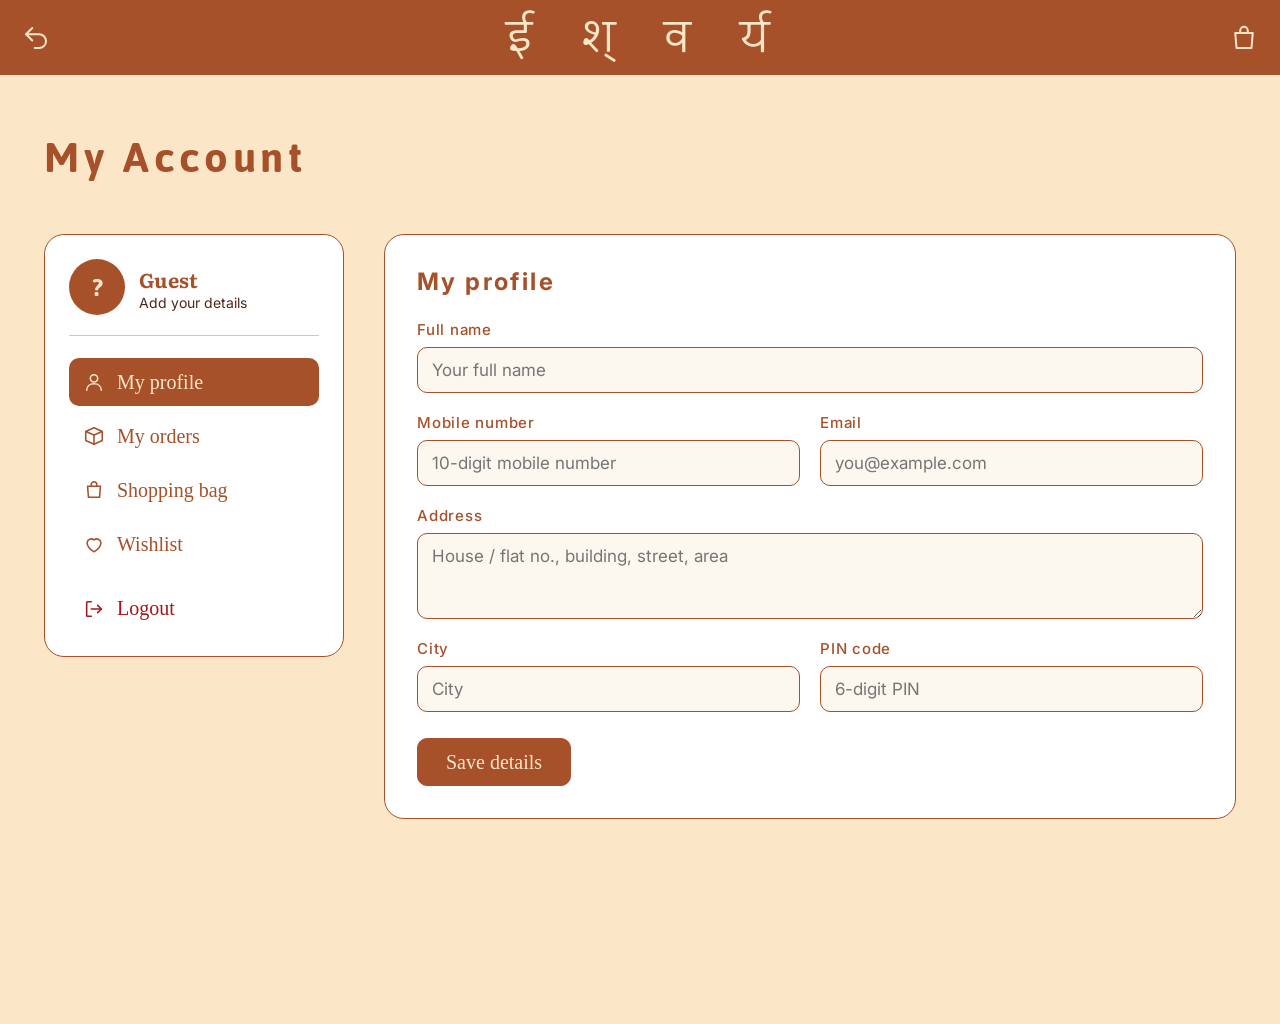
<file: account.html>
<!DOCTYPE html>
<html lang="en">

<head>
    <meta charset="UTF-8" />
    <meta name="viewport" content="width=device-width, initial-scale=1" />
    <title>My account | Ishavarya</title>
    <link rel="preconnect" href="https://fonts.googleapis.com" />
    <link rel="preconnect" href="https://fonts.gstatic.com" crossorigin />
    <link href="https://fonts.googleapis.com/css2?family=Inter:wght@400;500;700&family=Jaldi:wght@400;700&family=Literata:wght@500;700&display=swap" rel="stylesheet" />
    <link rel="stylesheet" href="style.css" />
</head>

<body class="about-page">
    <header class="about-bar">
        <a class="about-bar__back" href="index.html" aria-label="Back to home">
            <svg viewBox="0 0 24 24" width="30" height="30" fill="none" stroke="currentColor" stroke-width="1.6" stroke-linecap="round" stroke-linejoin="round"><path d="M9 14 4 9l5-5"/><path d="M4 9h10.500a5.500 5.500 0 0 1 0 11H11"/></svg>
        </a>
        <a class="about-bar__brand" href="index.html">ई&nbsp;&nbsp; श्&nbsp;&nbsp; व&nbsp;&nbsp; र्य</a>
        <a class="about-bar__link" href="cart.html" aria-label="Shopping bag">
            <svg viewBox="0 0 24 24" width="30" height="30" fill="none" stroke="currentColor" stroke-width="1.6" stroke-linecap="round" stroke-linejoin="round"><path d="M5 8h14l-1 12H6L5 8Z"/><path d="M9 8V6a3 3 0 0 1 6 0v2"/></svg>
            <span class="cart-count" data-cart-count hidden>0</span>
        </a>
    </header>

    <main class="page">
        <h1 class="page__title">My Account</h1>

        <div class="account">
            <!-- Menu -->
            <aside class="account__menu" aria-label="Account menu">
                <div class="account__who">
                    <span class="account__avatar" id="avatar" aria-hidden="true">?</span>
                    <div>
                        <p class="account__name" id="who-name">Guest</p>
                        <p class="account__sub" id="who-sub">Add your details</p>
                    </div>
                </div>

                <nav>
                    <a href="#profile" data-panel="profile">
                        <svg viewBox="0 0 24 24" width="22" height="22" fill="none" stroke="currentColor" stroke-width="1.7" stroke-linecap="round"><circle cx="12" cy="8" r="4"/><path d="M4 21c0-4.400 3.600-7 8-7s8 2.600 8 7"/></svg> My profile
                    </a>
                    <a href="#orders" data-panel="orders">
                        <svg viewBox="0 0 24 24" width="22" height="22" fill="none" stroke="currentColor" stroke-width="1.7" stroke-linecap="round" stroke-linejoin="round"><path d="M3 7l9-4 9 4-9 4-9-4Z"/><path d="M3 7v10l9 4 9-4V7"/><path d="M12 11v10"/></svg>                        My orders
                    </a>
                    <a href="cart.html">
                        <svg viewBox="0 0 24 24" width="22" height="22" fill="none" stroke="currentColor" stroke-width="1.7" stroke-linecap="round" stroke-linejoin="round"><path d="M5 8h14l-1 12H6L5 8Z"/><path d="M9 8V6a3 3 0 0 1 6 0v2"/></svg> Shopping
                        bag
                        <span class="account__pill" data-cart-count hidden>0</span>
                    </a>
                    <a href="#wishlist" data-panel="wishlist">
                        <svg viewBox="0 0 24 24" width="22" height="22" fill="none" stroke="currentColor" stroke-width="1.7" stroke-linejoin="round"><path d="M12 20.500s-7.500-4.600-7.500-10A4.500 4.500 0 0 1 12 7.600a4.500 4.500 0 0 1 7.500 2.900c0 5.400-7.500 10-7.500 10Z"/></svg>                        Wishlist
                    </a>
                    <button type="button" id="logout">
            <svg viewBox="0 0 24 24" width="22" height="22" fill="none" stroke="currentColor" stroke-width="1.7" stroke-linecap="round" stroke-linejoin="round"><path d="M9 4H5a1 1 0 0 0-1 1v14a1 1 0 0 0 1 1h4"/><path d="M16 8l4 4-4 4"/><path d="M20 12H9"/></svg>
            Logout
          </button>
                </nav>
            </aside>

            <!-- Panels -->
            <div class="account__panels">
                <section class="panel" id="profile" aria-labelledby="profile-title">
                    <h2 id="profile-title">My profile</h2>
                    <form id="profile-form" class="form" novalidate>
                        <div class="form__grid">
                            <label class="field field--wide">
                <span>Full name</span>
                <input type="text" name="name" autocomplete="name" placeholder="Your full name" required />
              </label>
                            <label class="field">
                <span>Mobile number</span>
                <input type="tel" name="phone" autocomplete="tel" inputmode="tel" placeholder="10-digit mobile number" />
              </label>
                            <label class="field">
                <span>Email</span>
                <input type="email" name="email" autocomplete="email" placeholder="you@example.com" />
              </label>
                            <label class="field field--wide">
                <span>Address</span>
                <textarea name="address" rows="3" autocomplete="street-address" placeholder="House / flat no., building, street, area"></textarea>
              </label>
                            <label class="field">
                <span>City</span>
                <input type="text" name="city" autocomplete="address-level2" placeholder="City" />
              </label>
                            <label class="field">
                <span>PIN code</span>
                <input type="text" name="pin" autocomplete="postal-code" inputmode="numeric" maxlength="6" placeholder="6-digit PIN" />
              </label>
                        </div>
                        <div class="form__actions">
                            <button type="submit" class="btn">Save details</button>
                            <p class="form__status" id="profile-status" role="status"></p>
                        </div>
                    </form>
                </section>

                <section class="panel" id="orders" aria-labelledby="orders-title" hidden>
                    <h2 id="orders-title">My orders</h2>
                    <div id="orders-list"></div>
                </section>

                <section class="panel" id="wishlist" aria-labelledby="wishlist-title" hidden>
                    <h2 id="wishlist-title">Wishlist</h2>
                    <div id="wishlist-list"></div>
                </section>
            </div>
        </div>
    </main>

    <script src="site.js"></script>
    <script src="account.js"></script>
</body>

</html>
</file>
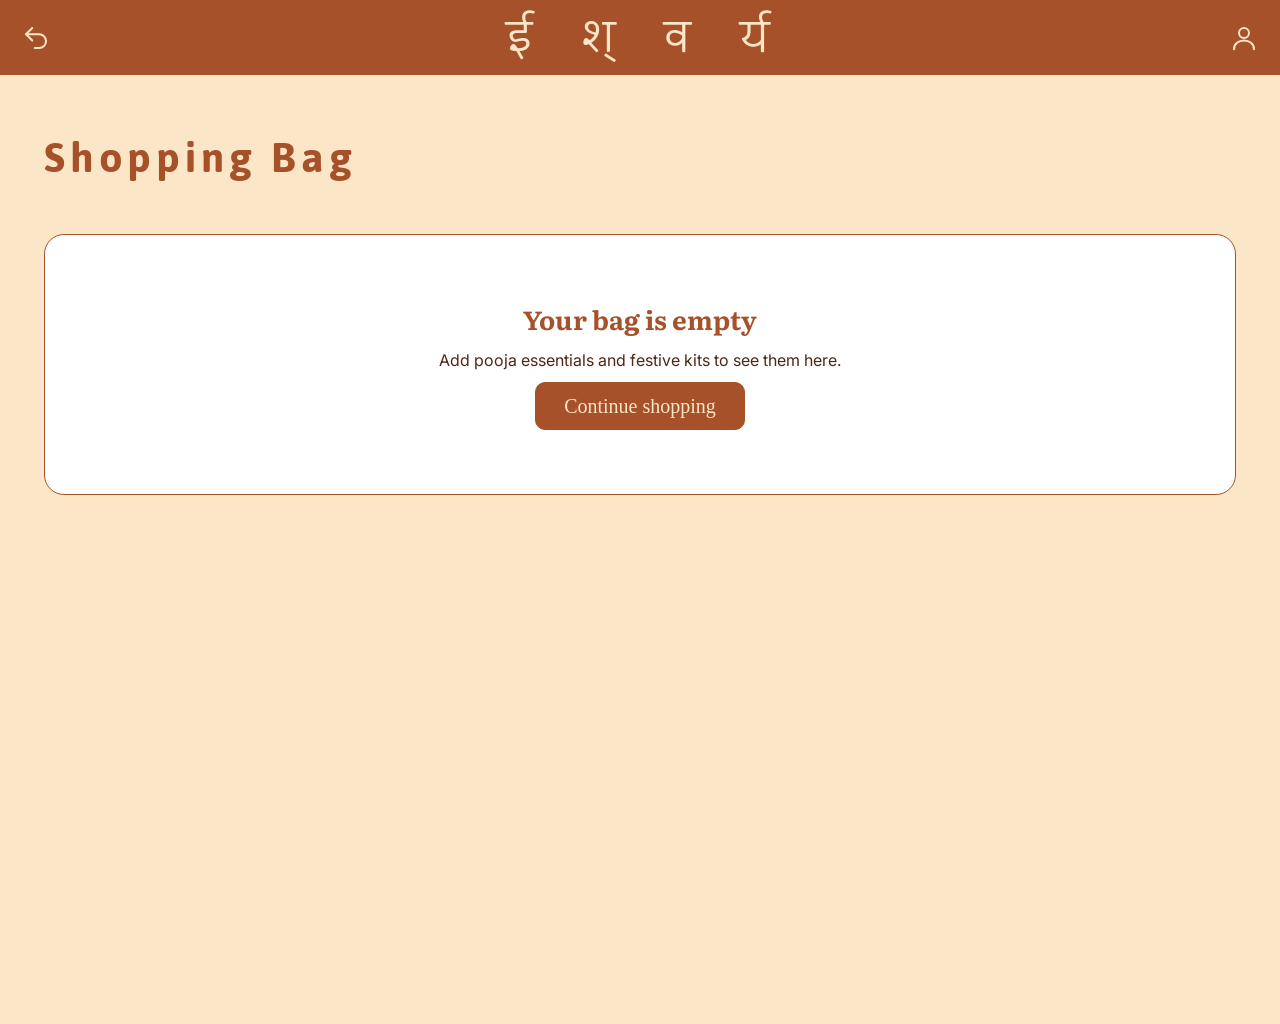
<file: cart.html>
<!DOCTYPE html>
<html lang="en">

<head>
    <meta charset="UTF-8" />
    <meta name="viewport" content="width=device-width, initial-scale=1" />
    <title>Shopping bag | Ishavarya</title>
    <link rel="preconnect" href="https://fonts.googleapis.com" />
    <link rel="preconnect" href="https://fonts.gstatic.com" crossorigin />
    <link href="https://fonts.googleapis.com/css2?family=Inter:wght@400;500;700&family=Jaldi:wght@400;700&family=Literata:wght@500;700&display=swap" rel="stylesheet" />
    <link rel="stylesheet" href="style.css" />
</head>

<body class="about-page">
    <header class="about-bar">
        <a class="about-bar__back" href="index.html" aria-label="Back to home">
            <svg viewBox="0 0 24 24" width="30" height="30" fill="none" stroke="currentColor" stroke-width="1.6" stroke-linecap="round" stroke-linejoin="round"><path d="M9 14 4 9l5-5"/><path d="M4 9h10.500a5.500 5.500 0 0 1 0 11H11"/></svg>
        </a>
        <a class="about-bar__brand" href="index.html">ई&nbsp;&nbsp; श्&nbsp;&nbsp; व&nbsp;&nbsp; र्य</a>
        <a class="about-bar__link" href="account.html" aria-label="My account">
            <svg viewBox="0 0 24 24" width="30" height="30" fill="none" stroke="currentColor" stroke-width="1.6" stroke-linecap="round"><circle cx="12" cy="8" r="4"/><path d="M4 21c0-4.400 3.600-7 8-7s8 2.600 8 7"/></svg>
        </a>
    </header>

    <main class="page">
        <h1 class="page__title">Shopping Bag</h1>

        <div class="bag-empty" id="bag-empty" hidden>
            <p class="bag-empty__title">Your bag is empty</p>
            <p>Add pooja essentials and festive kits to see them here.</p>
            <a class="btn" href="index.html#products">Continue shopping</a>
        </div>

        <div class="bag" id="bag-content" hidden>
            <ul class="bag__list" id="bag-list"></ul>

            <aside class="bag__summary" aria-labelledby="summary-title">
                <h2 id="summary-title">Order summary</h2>
                <dl>
                    <div><dt>Items</dt>
                        <dd id="sum-count">0</dd>
                    </div>
                    <div><dt>Subtotal</dt>
                        <dd id="sum-subtotal">₹0</dd>
                    </div>
                    <div class="is-total"><dt>Total</dt>
                        <dd id="sum-total">₹0</dd>
                    </div>
                </dl>
                <button type="button" class="btn btn--block" id="checkout-btn">Proceed to checkout</button>
                <a class="bag__continue" href="index.html#products">Continue shopping</a>
            </aside>
        </div>
    </main>

    <dialog class="dialog" id="checkout">
        <form method="dialog" class="dialog__body" id="checkout-form">
            <h2>Checkout</h2>

            <section>
                <h3>Deliver to</h3>
                <div id="checkout-address"></div>
            </section>

            <section>
                <h3>Order total</h3>
                <p class="dialog__total" id="checkout-total">₹0</p>
                <p class="dialog__note">Payment is not connected yet. Placing an order saves it to My orders in this browser.</p>
            </section>

            <div class="dialog__actions">
                <button type="button" class="btn btn--ghost" id="checkout-cancel">Back to bag</button>
                <button type="submit" class="btn" id="place-order" value="place">Place order</button>
            </div>
        </form>
    </dialog>

    <script src="site.js"></script>
    <script src="cart.js"></script>
</body>

</html>
</file>
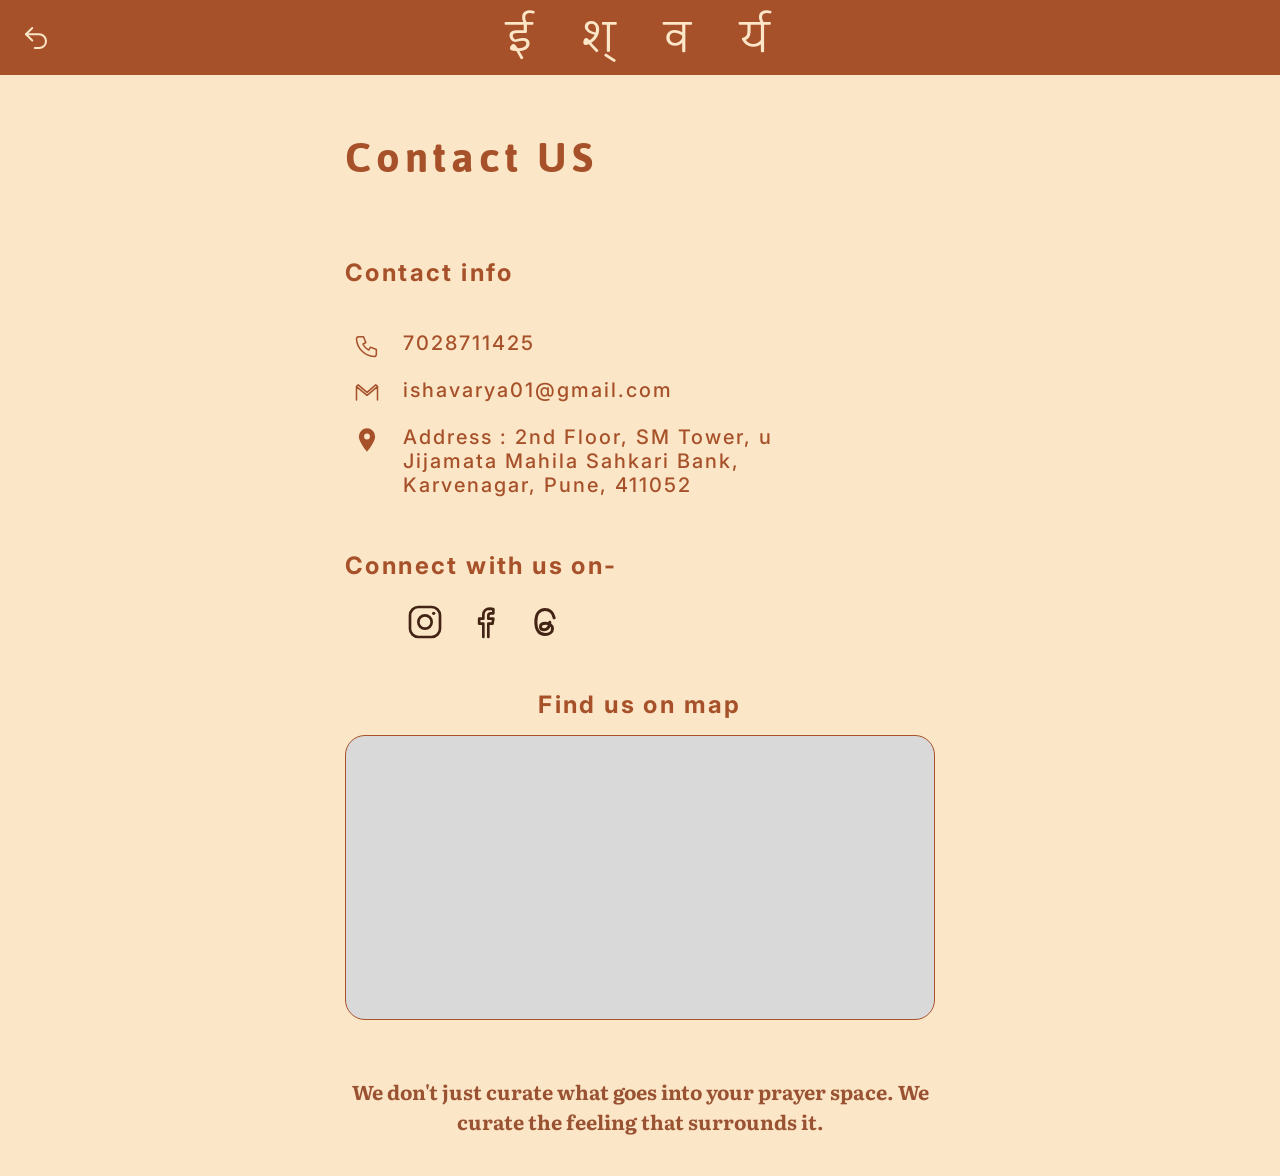
<file: contact.html>
<!DOCTYPE html>
<html lang="en">

<head>
    <meta charset="UTF-8" />
    <meta name="viewport" content="width=device-width, initial-scale=1" />
    <title>Contact us | Ishavarya</title>
    <link rel="preconnect" href="https://fonts.googleapis.com" />
    <link rel="preconnect" href="https://fonts.gstatic.com" crossorigin />
    <link href="https://fonts.googleapis.com/css2?family=Inter:wght@400;500;700&family=Jaldi:wght@400;700&family=Literata:wght@700&display=swap" rel="stylesheet" />
    <link rel="stylesheet" href="style.css" />
</head>

<body class="about-page">
    <header class="about-bar">
        <a class="about-bar__back" href="index.html" aria-label="Back to home">
            <svg viewBox="0 0 24 24" width="30" height="30" fill="none" stroke="currentColor" stroke-width="1.6" stroke-linecap="round" stroke-linejoin="round"><path d="M9 14 4 9l5-5"/><path d="M4 9h10.500a5.500 5.500 0 0 1 0 11H11"/></svg>
        </a>
        <a class="about-bar__brand" href="index.html">ई&nbsp;&nbsp; श्&nbsp;&nbsp; व&nbsp;&nbsp; र्य</a>
    </header>

    <main class="contact">
        <h1 class="contact__title">Contact US</h1>

        <section class="contact__info" aria-labelledby="info-title">
            <h2 id="info-title">Contact info</h2>
            <ul class="contact__list">
                <li>
                    <svg viewBox="0 0 24 24" width="28" height="28" fill="none" stroke="currentColor" stroke-width="1.3" stroke-linecap="round" stroke-linejoin="round" aria-hidden="true"><path d="M5 4h4l2 5-2.500 1.500a11 11 0 0 0 5 5L15 13l5 2v4a2 2 0 0 1-2 2A16 16 0 0 1 3 6a2 2 0 0 1 2-2Z"/></svg>
                    <a href="tel:+917028711425">7028711425</a>
                </li>
                <li>
                    <svg viewBox="0 0 24 24" width="28" height="28" fill="none" stroke="currentColor" stroke-width="1.3" stroke-linecap="round" stroke-linejoin="round" aria-hidden="true"><path d="M3 18V6.500L12 14l9-7.500V18"/><path d="M3 6.500 4.500 5 12 11.500 19.500 5 21 6.500"/></svg>
                    <a href="mailto:ishavarya01@gmail.com">ishavarya01@gmail.com</a>
                </li>
                <li>
                    <svg viewBox="0 0 24 24" width="28" height="28" fill="currentColor" aria-hidden="true"><path d="M12 2a7 7 0 0 0-7 7c0 5 7 13 7 13s7-8 7-13a7 7 0 0 0-7-7Zm0 9.500A2.500 2.500 0 1 1 12 6.500a2.500 2.500 0 0 1 0 5Z"/></svg>
                    <address>Address : 2nd Floor, SM Tower, u Jijamata Mahila Sahkari Bank, Karvenagar, Pune, 411052</address>
                </li>
            </ul>
        </section>

        <section class="contact__social" aria-labelledby="social-title">
            <h2 id="social-title">Connect with us on-</h2>
            <div class="contact__icons">
                <a href="https://www.instagram.com/ishavarya_com?exln=MTFydWxuaTV6NjkxNg%3D%3D&utm_source=qr" aria-label="Instagram"><svg viewBox="0 0 24 24" fill="none" stroke="currentColor" stroke-width="1.6"><rect x="3" y="3" width="18" height="18" rx="5"/><circle cx="12" cy="12" r="4"/><circle cx="17.200" cy="6.800" r="1" fill="currentColor" stroke="none"/></svg></a>
                <a href="https://www.facebook.com/share/1A1czptqS3/?mibextid=wwXIfr" aria-label="Facebook"><svg viewBox="0 0 24 24" fill="none" stroke="currentColor" stroke-width="1.6" stroke-linecap="round" stroke-linejoin="round"><path d="M14 21v-8h2.500l.5-3h-3V8.200c0-.9.3-1.400 1.600-1.400H17V4.200A20 20 0 0 0 14.800 4C12.700 4 11 5.300 11 7.800V10H8.500v3H11v8"/></svg></a>
                <a href="https://www.threads.com/@ishavarya_com" aria-label="Threads"><svg viewBox="0 0 24 24" fill="none" stroke="currentColor" stroke-width="1.8" stroke-linecap="round"><path d="M17.500 9.500C16.800 6.400 14.800 4.500 12 4.500c-3.400 0-5.500 2.600-5.500 7.500s2.100 7.500 5.500 7.500c2.600 0 4.500-1.400 4.500-3.500 0-2.200-2-3.200-4.200-3.200-1.800 0-3 .8-3 2 0 1.100 1 1.800 2.300 1.800 2 0 3.100-1.600 3.300-4.500"/></svg></a>
            </div>
        </section>

        <section class="contact__map" aria-labelledby="map-title">
            <h2 id="map-title">Find us on map</h2>
            <div class="contact__map-card">
                <iframe title="Ishavarya location on Google Maps" src="https://www.google.com/maps?q=SM+Tower+Jijamata+Mahila+Sahkari+Bank+Karvenagar+Pune+411052&output=embed" loading="lazy" referrerpolicy="no-referrer-when-downgrade" allowfullscreen></iframe>
            </div>
        </section>

        <p class="contact__tagline">We don't just curate what goes into your prayer space. We curate the feeling that surrounds it.</p>
    </main>
</body>

</html>
</file>
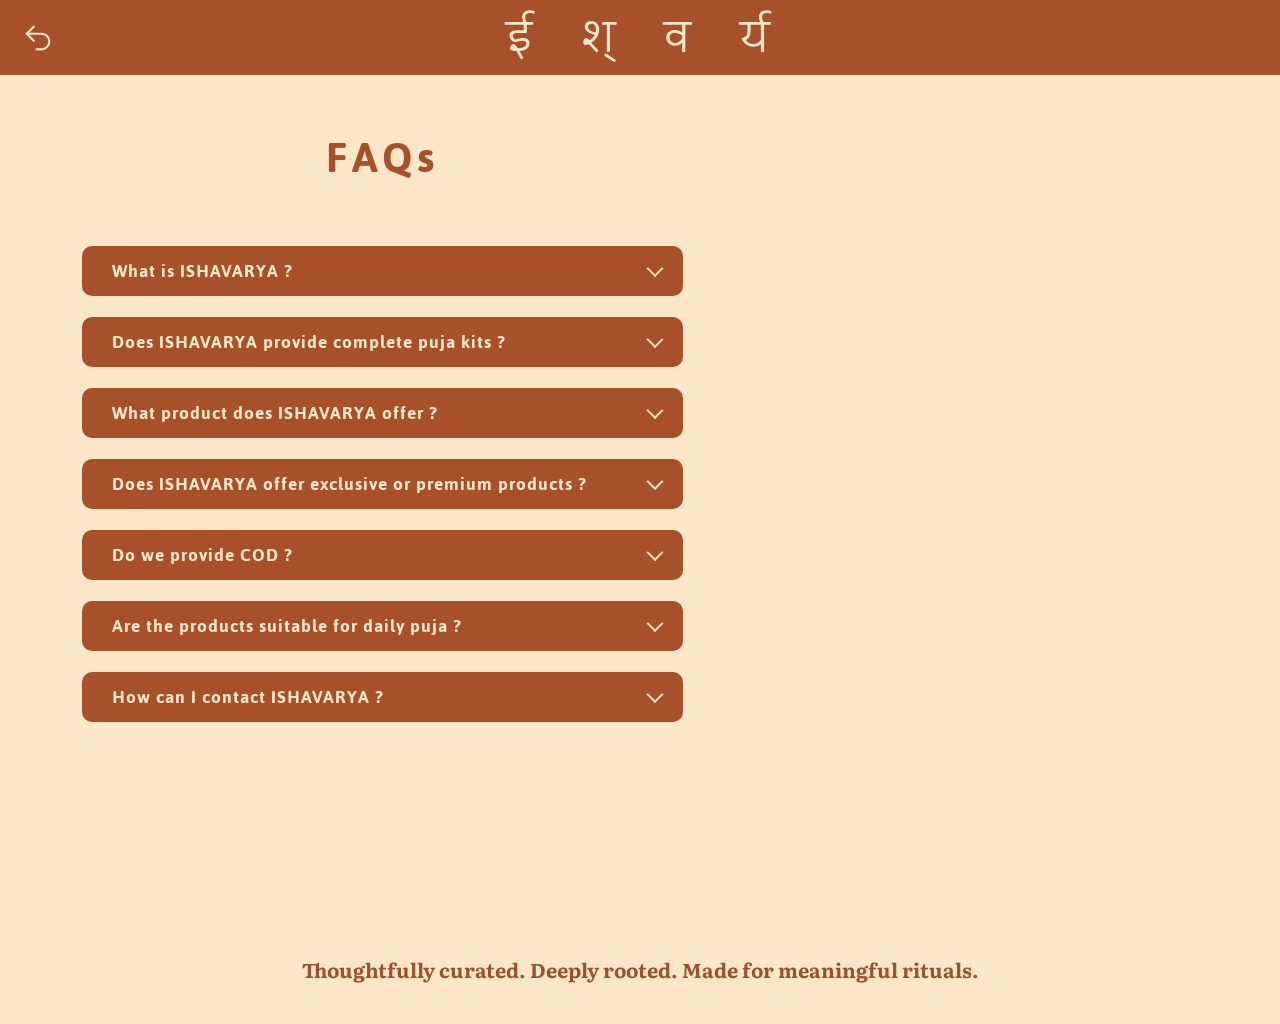
<file: Faq.html>
<!DOCTYPE html>
<html lang="en">

<head>
    <meta charset="UTF-8" />
    <meta name="viewport" content="width=device-width, initial-scale=1" />
    <title>FAQs | Ishavarya</title>
    <link rel="preconnect" href="https://fonts.googleapis.com" />
    <link rel="preconnect" href="https://fonts.gstatic.com" crossorigin />
    <link href="https://fonts.googleapis.com/css2?family=Inter:wght@400;500;700&family=Jaldi:wght@400;700&family=Literata:wght@700&display=swap" rel="stylesheet" />
    <link rel="stylesheet" href="style.css" />
</head>

<body class="about-page">
    <header class="about-bar">
        <a class="about-bar__back" href="index.html" aria-label="Back to home">
            <svg viewBox="0 0 24 24" width="34" height="34" fill="none" stroke="currentColor" stroke-width="1.5" stroke-linecap="round" stroke-linejoin="round"><path d="M9 14 4 9l5-5"/><path d="M4 9h10.500a5.500 5.500 0 0 1 0 11H11"/></svg>
        </a>
        <a class="about-bar__brand" href="index.html">ई&nbsp;&nbsp; श्&nbsp;&nbsp; व&nbsp;&nbsp; र्य</a>
    </header>

    <main class="faqs">
        <h1 class="faqs__title">FAQs</h1>

        <div class="faqs__list">
            <details class="faq-item" name="faq">
                <summary>What is ISHAVARYA ?</summary>
                <div class="faq-item__answer">
                    <p>Ishavarya.com is a one-stop destination for curated festive and prayer-specific items for the household. We make shopping for puja and wedding essentials simpler for Indian families, while empowering local artisans and preserving cultural
                        heritage.</p>
                </div>
            </details>

            <details class="faq-item" name="faq">
                <summary>Does ISHAVARYA provide complete puja kits ?</summary>
                <div class="faq-item__answer">
                    <p>Yes. We offer festive kits such as Tulsi Pujan, Lakshmi Pujan, Govardhan Pujan and Dhanteras, so you get what you need for the occasion in one place. You can find them under Diwali Special Kits on the home page.</p>
                </div>
            </details>

            <details class="faq-item" name="faq">
                <summary>What product does ISHAVARYA offer ?</summary>
                <div class="faq-item__answer">
                    <p>Our range covers pooja essentials such as diya, aarti book, kalava, swastika, ghee-baati, dhup, haldi, kumkum, zadu, ubtan and bukka, along with curated festive kits.</p>
                </div>
            </details>

            <details class="faq-item" name="faq">
                <summary>Does ISHAVARYA offer exclusive or premium products ?</summary>
                <div class="faq-item__answer">
                    <p>Yes. Our Exclusive kits section brings together thoughtfully curated sets for special occasions. Visit it from the menu at the top of the home page.</p>
                </div>
            </details>

            <details class="faq-item" name="faq">
                <summary>Do we provide COD ?</summary>
                <div class="faq-item__answer">
                    <p>Details about Cash on Delivery are coming soon. Please contact us if you have a question about payment options.</p>
                </div>
            </details>

            <details class="faq-item" name="faq">
                <summary>Are the products suitable for daily puja ?</summary>
                <div class="faq-item__answer">
                    <p>Yes. Items like diya, dhup, kumkum, haldi, kalava and ghee-baati are everyday puja essentials, and you can order them whenever you need them.</p>
                </div>
            </details>

            <details class="faq-item" name="faq">
                <summary>How can I contact ISHAVARYA ?</summary>
                <div class="faq-item__answer">
                    <p>Call us on <a href="tel:+917028711425">7028711425</a> or email <a href="mailto:ishavarya01@gmail.com">ishavarya01@gmail.com</a>. You can also visit us at 2nd Floor, SM Tower, Jijamata Mahila Sahkari Bank, Karvenagar, Pune, 411052.
                        See the <a href="contact.html">Contact us</a> page for more.</p>
                </div>
            </details>
        </div>

        <p class="faqs__tagline">Thoughtfully curated. Deeply rooted. Made for meaningful rituals.</p>
    </main>
</body>

</html>
</file>
<file: style.css>
:root {
    --brown: #a6512a;
    --cream: #fbe6c7;
    --cream-light: #fdf8ef;
    --peach: #ffdabc;
    --red: #a21717;
    --serif: "Jacques Francois", serif;
}

* {
    box-sizing: border-box;
    margin: 0;
    padding: 0;
}

body {
    font-family: "Inter", sans-serif;
    background: #fff;
}


/* Hero: 1440 x 1024 in the design */

.hero {
    position: relative;
    /* min-height: 1024px;
    min-height: max(100vh, 1024px); */
    min-height: 75vh;
    display: flex;
    flex-direction: column;
    align-items: center;
    gap: 12px;
    padding-bottom: 27px;
    background: url("./images/Ayodhyavisyual.png") center / cover no-repeat;
}

.banner {
    width: 100%;
    height: 108px;
    background: var(--brown);
    display: flex;
    flex-direction: column;
    align-items: center;
    justify-content: center;
    text-align: center;
}

.banner__welcome {
    font-size: 22px;
    font-weight: 400;
    color: #fff;
    margin-bottom: -4px;
}

.banner__title {
    font-family: var(--serif);
    font-size: 38px;
    font-weight: 400;
    color: var(--peach);
}

.nav {
    width: calc(100% - 34px);
    max-width: 1406px;
    height: 99px;
    background: var(--cream);
    border-radius: 21px;
    display: flex;
    align-items: center;
    padding: 0 16px;
    gap: 31px;
}

.nav__logo img {
    margin-left: 10px;
    height: 50px;
    width: 30px;
}

.nav__links {
    display: flex;
    gap: 12px;
    align-items: center;
}

.nav__links a {
    font-family: var(--serif);
    font-size: 20px;
    color: var(--brown);
    text-decoration: none;
    height: 36px;
    padding: 0 15px 0 16px;
    display: flex;
    align-items: center;
    border: 1px solid var(--brown);
    border-radius: 10px;
    white-space: nowrap;
    transition: background 0.2s, color 0.2s;
}

.nav__links a:hover {
    background: var(--brown);
    color: var(--cream);
}

.nav__actions {
    margin-left: auto;
    display: flex;
    align-items: center;
    gap: 20px;
    padding-right: 24px;
    color: var(--brown);
}


/* Ensure the search form container handles absolute placement */

.nav__actions .search {
    padding: 8px;
    display: flex;
    align-items: center;
    position: relative;
}


/* Style the search input field and give left padding for the absolute icon */

.nav__actions .search input {
    width: 130px;
    height: 36px;
    padding: 0 10px 0 32px;
    /* Fixed spacing without the accidental space */
    /* border: 1px solid var(--brown); */
    border-radius: 18px;
    background: transparent;
    color: var(--brown);
    font-size: 14px;
    outline: none;
}


/* Position the search icon button absolutely inside the left side of the input */

.nav__actions .search button {
    position: absolute;
    left: 8px;
    background: none;
    border: 0;
    color: var(--brown);
    cursor: pointer;
    display: flex;
    align-items: center;
    justify-content: space-between;
    padding: 0;
}


/* Match button styling to account and bag links */

.nav__actions .nav__icon {
    background: none;
    border: 0;
    color: var(--brown);
    cursor: pointer;
    display: flex;
    align-items: center;
    justify-content: center;
    padding: 0;
    text-decoration: none;
}


/* Force SVGs to render at uniform icon size */

.nav__actions svg {
    width: 28px;
    height: 28px;
    display: block;
}

.nav__actions button:hover,
.nav__actions .nav__icon:hover {
    opacity: 0.8;
}

.badge {
    margin-top: auto;
    width: 614.5px;
    max-width: calc(100% - 32px);
    height: 66px;
    background: var(--cream-light);
    border-radius: 22px;
    border: 1px solid var(--brown);
    display: grid;
    place-items: center;
    font-family: var(--serif);
    font-size: 40px;
    color: var(--red);
    text-decoration: none;
    white-space: nowrap;
}

@media (max-width: 1100px) {
    .nav {
        flex-wrap: wrap;
        height: auto;
        padding: 12px 16px;
        gap: 12px;
    }
    .nav__links {
        flex-wrap: wrap;
        order: 3;
        width: 100%;
    }
    .nav__actions {
        padding-right: 0;
    }
}

.banner__title {
    font-size: 36px;
}

.badge {
    font-size: 28px;
}


/* ---------- Shared tokens ---------- */

:root {
    --tan: #dba689;
    --placeholder: #d9d9d9;
    --dark-brown: #422314;
    --maroon: #771b1b;
    --literata: "Literata", serif;
    --line-seed: "LINE Seed JP", sans-serif;
}


/* ---------- Festival kits ---------- */

.festivals {
    background: var(--tan);
    /* background: url("./images2/diwali_illustration.png"); */
    padding: 120px 24px;
}

.festivals__grid {
    max-width: 1069px;
    margin: 0 auto;
    display: grid;
    grid-template-columns: repeat(2, 432px);
    justify-content: space-between;
    gap: 74px 0;
}

.festival {
    display: block;
    height: 565px;
    background: var(--cream);
    border-radius: 17px;
    text-decoration: none;
    color: #fff;
    overflow: hidden;
    box-shadow: 4px 6px 8px rgba(0, 0, 0, 0.25);
    transition: transform 0.2s ease, box-shadow 0.2s ease;
    /* opacity: 0.5; */
}


/* .festival:first-child {
    display: block;
    height: 565px;
    background: var(--cream);
    border-radius: 17px;
    text-decoration: none;
    color: #fff;
    overflow: hidden;
    box-shadow: 4px 6px 8px rgba(0, 0, 0, 0.25);
    transition: transform 0.2s ease, box-shadow 0.2s ease;
    opacity: 1;
} */

.festival:hover {
    transform: translateY(-4px);
    box-shadow: 6px 10px 14px rgba(0, 0, 0, 0.3);
}

.festival__title {
    height: 118px;
    background: var(--brown);
    display: flex;
    flex-direction: column;
    align-items: center;
    justify-content: center;
    font-family: var(--literata);
    font-weight: 500;
    text-align: center;
    line-height: 1.15;
    gap: 7px;
}

.festival__title .en {
    font-size: 35px;
    color: rgb(249, 233, 210);
}

.festival__title .en[id="1"] {
    font-size: 32px;
    color: white;
}

.festival__title .hi {
    font-size: 26px;
    color: rgb(249, 233, 210);
}

.festival__title .hi[id="1"] {
    font-size: 32px;
    color: white;
}

.festival__img {
    height: 399px;
    margin: 27px 26px 0;
    border-radius: 17px;
    background: var(--placeholder);
    overflow: hidden;
    opacity: 0.5;
}

.festival__img[id="1"] {
    height: 399px;
    margin: 27px 26px 0;
    border-radius: 17px;
    background: var(--placeholder);
    overflow: hidden;
    opacity: 1;
}

.festival__img--plain {
    background: transparent;
}

.festival__img img {
    width: 100%;
    height: 100%;
    object-fit: cover;
    display: block;
    /* opacity: 0.5; */
}


/* ---------- Brand band ---------- */

.band {
    background: var(--brown);
    color: var(--cream);
    font-family: "Jaldi", sans-serif;
    font-size: 64px;
    text-align: center;
    line-height: 108px;
    height: 108px;
    letter-spacing: 0.1em;
}


/* ---------- Products ---------- */

.products {
    background: var(--tan);
    padding: 20px 0 48px;
}

.products__intro {
    text-align: center;
    padding: 0 16px;
}

.products__tagline {
    font-family: var(--literata);
    font-size: 32px;
    color: #000;
    line-height: 1.25;
}

.products__heading {
    font-family: var(--line-seed);
    font-weight: 700;
    font-size: 36px;
    color: var(--dark-brown);
    margin-top: 14px;
}

.products__row {
    list-style: none;
    display: flex;
    gap: 45px;
    margin: 48px 0 0 58px;
    padding: 0 58px 24px 0;
    max-width: 1325px;
    overflow-x: auto;
    scroll-snap-type: x proximity;
    overflow-x: auto;
    overflow-y: hidden;
    scroll-snap-type: x proximity;
    /* Hide scrollbar */
    scrollbar-width: none;
    /* Firefox */
    -ms-overflow-style: none;
    /* Older IE/Edge */
}

.product {
    flex: 0 0 274px;
    scroll-snap-align: start;
}

.product a {
    position: relative;
    display: block;
    height: 394px;
    text-decoration: none;
    color: #fff;
    gap: 10px;
}

.product__img {
    position: absolute;
    inset: 0 0 auto 0;
    height: 369px;
    padding: 10px;
    background: #fff;
    border-radius: 17px 5px 5px 5px;
    box-shadow: 8px 8px 6px rgba(0, 0, 0, 0.25);
}

.product__img::before {
    content: "";
    position: absolute;
    inset: 10px 10px auto 10px;
    height: 286px;
    border-radius: 15px;
    background: var(--placeholder);
}

.product__img img {
    position: relative;
    width: 100%;
    height: 286px;
    object-fit: cover;
    border-radius: 15px;
    display: block;
}

.product__buy .product__price {
    color: rgb(100, 92, 92);
    font-family: helvetica;
}

.product__label {
    position: absolute;
    left: 0;
    right: 0;
    top: 303px;
    height: 66px;
    background: var(--brown);
    border-radius: 4px;
    display: flex;
    flex-direction: column;
    align-items: center;
    justify-content: center;
    font-family: var(--literata);
    font-weight: 500;
    font-size: 24px;
    line-height: 1.1;
    text-align: center;
    gap: 5px;
}

.product__label .hi {
    letter-spacing: 0.1em;
}

.product a:hover .product__label {
    background: #8d4222;
}


/* ---------- Footer ---------- */

.footer {
    background: var(--brown);
    color: var(--cream);
    padding: 69px 56px 150px;
}

.footer__inner {
    max-width: 1335px;
    margin: 0 auto;
    display: grid;
    grid-template-columns: 210px 261px 336px;
    justify-content: space-between;
    gap: 40px;
}

.footer h3 {
    font-family: var(--line-seed);
    font-weight: 700;
    font-size: 24px;
    letter-spacing: 0.15em;
    margin-bottom: 50px;
}

.footer ul {
    list-style: none;
    display: grid;
    gap: 15px;
}

.footer a {
    color: inherit;
    text-decoration: none;
}

.footer li a {
    font-family: var(--literata);
    font-size: 24px;
    line-height: 36px;
}

.footer li a:hover,
.faq:hover {
    text-decoration: underline;
}

.footer__col--social {
    padding-left: 38px;
}

.social {
    display: flex;
    gap: 20px;
    align-items: center;
}

.social a {
    display: grid;
    place-items: center;
}

.social svg {
    width: 36px;
    height: 36px;
}

.faq {
    display: block;
    margin-top: 70px;
    font-family: var(--line-seed);
    font-weight: 700;
    font-size: 24px;
    letter-spacing: 0.15em;
    line-height: 1.3;
}


/* ---------- Responsive ---------- */

@media (max-width: 1000px) {
    .festivals {
        padding: 64px 16px;
    }
    .festivals__grid {
        grid-template-columns: minmax(0, 432px);
        justify-content: center;
    }
    .band {
        font-size: 40px;
        height: 72px;
        line-height: 72px;
    }
    .products__tagline {
        font-size: 22px;
    }
    .products__heading {
        font-size: 26px;
    }
    .products__row {
        margin-left: 16px;
        padding-right: 16px;
    }
    .footer {
        padding: 48px 24px 64px;
    }
    .footer__inner {
        grid-template-columns: 1fr;
    }
    .footer__col--social {
        padding-left: 0;
    }
    .footer li a,
    .footer h3,
    .faq {
        font-size: 20px;
    }
}


/* ---------- About us page ---------- */

.about-page {
    background: var(--cream);
    min-height: 100vh;
}

.about-bar {
    position: relative;
    height: 75px;
    background: var(--brown);
    color: var(--cream);
    display: flex;
    align-items: center;
    justify-content: center;
}

.about-bar__back {
    position: absolute;
    left: 21px;
    top: 50%;
    transform: translateY(-50%);
    color: var(--cream);
    display: grid;
    place-items: center;
}

.about-bar__brand {
    font-family: "Jaldi", sans-serif;
    font-size: 48px;
    letter-spacing: 0.1em;
    color: var(--cream);
    text-decoration: none;
    line-height: 1;
}

.about {
    position: relative;
    max-width: 1440px;
    min-height: 949px;
    margin: 0 auto;
    display: grid;
    grid-template-columns: 590px 590px;
    grid-template-areas: "title   team" "vision  team" "tagline team";
    grid-template-rows: auto auto 1fr;
    column-gap: 100px;
    justify-content: center;
    padding: 42px 24px 78px;
}

.about__title {
    grid-area: title;
    font-family: "Jaldi", sans-serif;
    font-weight: 700;
    font-size: 48px;
    letter-spacing: 0.1em;
    color: var(--brown);
    padding-left: 0;
    text-align: left;
    margin-left: 0;
    align-self: start;
}

.about__vision {
    grid-area: vision;
    max-width: 500px;
    margin-top: 40px;
    font-family: "Inter", sans-serif;
    font-size: 20px;
    letter-spacing: 0.1em;
    color: #4e2715;
    line-height: 1.2;
}

.about__vision h2 {
    font-weight: 700;
    font-size: 24px;
    letter-spacing: 0.1em;
    color: var(--brown);
    text-align: center;
    margin-bottom: 14px;
}

.about__vision p+p {
    margin-top: 26px;
}

.about__tagline {
    grid-area: tagline;
    align-self: end;
    font-family: "Literata", serif;
    font-weight: 700;
    font-size: 24px;
    color: #995232;
}

.about__team {
    grid-area: team;
    display: flex;
    flex-direction: column;
}

.about__team h2 {
    font-family: "Inter", sans-serif;
    font-weight: 700;
    font-size: 24px;
    letter-spacing: 0.1em;
    color: var(--brown);
    text-align: center;
    margin: 80px 0 16px;
}

.about__team-card {
    flex: 1;
    min-height: 400px;
    border: 1px solid var(--brown);
    border-radius: 20px;
    background: #fff url("./images/attar.jpeg") no-repeat center center/cover;
}

@media (max-width: 1360px) {
    .about {
        grid-template-columns: minmax(0, 590px);
        grid-template-areas: "title" "vision" "tagline" "team";
        grid-template-rows: none;
        row-gap: 32px;
    }
    .about__team {
        grid-area: team;
    }
    .about__tagline {
        align-self: start;
    }
    .about__team-card {
        min-height: 420px;
    }
}

@media (max-width: 600px) {
    .about-bar__brand {
        font-size: 32px;
    }
    .about__title {
        font-size: 36px;
    }
    .about__vision {
        font-size: 16px;
    }
    .about__tagline {
        font-size: 20px;
    }
}


/* ---------- Contact us page ---------- */

.contact {
    max-width: 1440px;
    min-height: 949px;
    margin: 0 auto;
    display: grid;
    grid-template-columns: 590px 590px;
    grid-template-areas: "title   map" "info    map" "social  ." "tagline tagline";
    grid-template-rows: auto auto auto 1fr;
    column-gap: 100px;
    justify-content: center;
    padding: 42px 24px 40px;
}

.contact__title {
    grid-area: title;
    font-family: "Jaldi", sans-serif;
    font-weight: 700;
    font-size: 48px;
    letter-spacing: 0.1em;
    color: var(--brown);
}

.contact h2 {
    font-family: "Inter", sans-serif;
    font-weight: 700;
    font-size: 24px;
    letter-spacing: 0.1em;
    color: var(--brown);
}

.contact__info {
    grid-area: info;
    margin-top: 52px;
}

.contact__list {
    list-style: none;
    margin-top: 44px;
    display: grid;
    gap: 18px;
}

.contact__list li {
    display: flex;
    align-items: flex-start;
    gap: 22px;
    padding-left: 8px;
    color: var(--brown);
}

.contact__list svg {
    flex: 0 0 28px;
    margin-top: 1px;
}

.contact__list a,
.contact__list address {
    font-family: "Inter", sans-serif;
    font-style: normal;
    font-weight: 500;
    font-size: 20px;
    line-height: 1.2;
    letter-spacing: 0.1em;
    color: var(--brown);
    text-decoration: none;
    max-width: 371px;
}

.contact__list a:hover {
    text-decoration: underline;
}

.contact__social {
    grid-area: social;
    margin-top: 46px;
}

.contact__icons {
    display: flex;
    gap: 20px;
    margin: 22px 0 0 60px;
}

.contact__icons a {
    color: var(--dark-brown);
    display: grid;
    place-items: center;
    transition: color 0.2s, transform 0.2s;
}

.contact__icons a:hover {
    color: var(--brown);
    transform: translateY(-2px);
}

.contact__icons svg {
    width: 40px;
    height: 40px;
}

.contact__map {
    grid-area: map;
    margin-top: 80px;
}

.contact__map h2 {
    text-align: center;
    margin-bottom: 16px;
}

.contact__map-card {
    height: 285px;
    border: 1px solid var(--brown);
    border-radius: 20px;
    background: var(--placeholder);
    overflow: hidden;
}

.contact__map-card iframe {
    width: 100%;
    height: 100%;
    border: 0;
    display: block;
}

.contact__tagline {
    grid-area: tagline;
    align-self: end;
    text-align: center;
    font-family: "Literata", serif;
    font-weight: 700;
    font-size: 20px;
    color: #995232;
    padding-top: 48px;
}

@media (max-width: 1360px) {
    .contact {
        grid-template-columns: minmax(0, 590px);
        grid-template-areas: "title" "info" "social" "map" "tagline";
        grid-template-rows: none;
        row-gap: 8px;
    }
    .contact__map {
        margin-top: 40px;
    }
}

@media (max-width: 600px) {
    .contact__title {
        font-size: 36px;
    }
    .contact__list a,
    .contact__list address {
        font-size: 16px;
    }
    .contact__icons {
        margin-left: 8px;
    }
    .contact__tagline {
        font-size: 16px;
    }
}


/* =====================================================
   Nav: search, account, bag
   ===================================================== */

.nav__actions {
    align-items: center;
    gap: 8px;
}

.nav__actions a,
.nav__actions button {
    background: none;
    border: 0;
    color: inherit;
    cursor: pointer;
    display: grid;
    place-items: center;
    text-decoration: none;
}

.nav__icon {
    position: relative;
    width: 48px;
    height: 48px;
    border-radius: 50%;
    transition: background 0.2s;
}

.nav__icon:hover,
.nav__actions .search button:hover {
    background: rgba(166, 81, 42, 0.12);
}

.search {
    display: flex;
    align-items: center;
    width: 50px;
    height: 50px;
    overflow: hidden;
    border: 1px solid transparent;
    border-radius: 999px;
    background: transparent;
    transition: width 0.35s ease, background 0.25s, border-color 0.25s;
}

.search input {
    flex: 1;
    min-width: 0;
    height: 100%;
    padding: 0 4px 0 20px;
    border: 0;
    outline: 0;
    background: transparent;
    color: var(--brown);
    font-family: var(--serif);
    font-size: 20px;
    opacity: 0;
    transition: opacity 0.2s ease 0.1s;
}

.search input::placeholder {
    color: rgba(166, 81, 42, 0.6);
}

.search button {
    flex: 0 0 48px;
    width: 48px;
    height: 48px;
    border-radius: 50%;
}

.search:hover,
.search:focus-within {
    width: min(320px, 38vw);
    background: var(--cream-light);
    border-color: var(--brown);
}

.search:hover input,
.search:focus-within input {
    opacity: 1;
}

.search:focus-within {
    box-shadow: 0 0 0 3px rgba(166, 81, 42, 0.2);
}

.cart-count,
.account__pill {
    min-width: 20px;
    height: 20px;
    padding: 0 5px;
    border-radius: 10px;
    background: var(--red);
    color: #fff;
    font-family: "Inter", sans-serif;
    font-size: 12px;
    font-weight: 700;
    line-height: 20px;
    text-align: center;
}

.cart-count {
    position: absolute;
    top: 2px;
    right: 0;
}

.cart-count[hidden],
.account__pill[hidden] {
    display: none;
}


/* =====================================================
   Product cards: price, add to bag, wishlist
   ===================================================== */

.product__buy {
    margin-top: 18px;
}

.product__price {
    font-family: var(--literata);
    font-weight: 500;
    font-size: 20px;
    color: var(--dark-brown);
    margin-bottom: 8px;
}

.product__actions {
    display: flex;
    gap: 10px;
}

.btn-add {
    flex: 1;
    height: 44px;
    border: 1px solid var(--brown);
    border-radius: 10px;
    background: var(--brown);
    color: var(--cream);
    font-family: var(--serif);
    font-size: 20px;
    cursor: pointer;
    transition: background 0.2s, color 0.2s;
}

.btn-add:hover {
    background: transparent;
    color: var(--brown);
}

.btn-heart {
    flex: 0 0 44px;
    height: 44px;
    display: grid;
    place-items: center;
    border: 1px solid var(--brown);
    border-radius: 10px;
    background: transparent;
    color: var(--brown);
    cursor: pointer;
    transition: background 0.2s, color 0.2s;
}

.btn-heart svg {
    fill: none;
    transition: fill 0.2s;
}

.btn-heart:hover {
    background: rgba(166, 81, 42, 0.12);
}

.btn-heart[aria-pressed="true"] {
    color: var(--red);
    border-color: var(--red);
}

.btn-heart[aria-pressed="true"] svg {
    fill: currentColor;
}

.btn-add:focus-visible,
.btn-heart:focus-visible,
.btn:focus-visible {
    outline: 3px solid var(--dark-brown);
    outline-offset: 2px;
}

.product[hidden] {
    display: none;
}

.products__empty {
    text-align: center;
    font-family: var(--literata);
    font-size: 22px;
    color: var(--dark-brown);
    margin-top: 40px;
}


/* Toast */

#toast {
    position: fixed;
    left: 50%;
    bottom: 28px;
    transform: translate(-50%, 24px);
    padding: 12px 22px;
    border-radius: 12px;
    background: var(--dark-brown);
    color: var(--cream);
    font-family: var(--serif);
    font-size: 18px;
    opacity: 0;
    pointer-events: none;
    transition: opacity 0.25s, transform 0.25s;
    z-index: 100;
}

#toast.is-visible {
    opacity: 1;
    transform: translate(-50%, 0);
}


/* =====================================================
   Shared page chrome (bag, account)
   ===================================================== */

.about-bar__link {
    position: absolute;
    right: 21px;
    top: 50%;
    transform: translateY(-50%);
    color: var(--cream);
    display: grid;
    place-items: center;
    text-decoration: none;
}

.about-bar__link .cart-count {
    top: -8px;
    right: -10px;
}

.page {
    max-width: 1240px;
    margin: 0 auto;
    padding: 42px 24px 80px;
    min-height: 949px;
}

.page__title {
    font-family: "Jaldi", sans-serif;
    font-weight: 700;
    font-size: 48px;
    letter-spacing: 0.1em;
    color: var(--brown);
    margin-bottom: 36px;
}

.btn {
    display: inline-grid;
    place-items: center;
    height: 48px;
    padding: 0 28px;
    border: 1px solid var(--brown);
    border-radius: 10px;
    background: var(--brown);
    color: var(--cream);
    font-family: var(--serif);
    font-size: 20px;
    text-decoration: none;
    cursor: pointer;
    transition: background 0.2s, color 0.2s;
}

.btn:hover {
    background: #8d4222;
}

.btn--ghost {
    background: transparent;
    color: var(--brown);
}

.btn--ghost:hover {
    background: rgba(166, 81, 42, 0.12);
}

.btn--block {
    width: 100%;
}

.btn--small {
    height: 38px;
    padding: 0 16px;
    font-size: 17px;
}

.btn:disabled {
    opacity: 0.5;
    cursor: not-allowed;
}

.empty,
.bag-empty {
    text-align: center;
    padding: 64px 24px;
    background: #fff;
    border: 1px solid var(--brown);
    border-radius: 20px;
    font-family: "Inter", sans-serif;
    color: #4e2715;
    display: grid;
    gap: 12px;
    justify-items: center;
}

.empty__title,
.bag-empty__title {
    font-family: var(--literata);
    font-weight: 700;
    font-size: 26px;
    color: var(--brown);
}

.bag-empty[hidden],
.bag[hidden] {
    display: none;
}


/* =====================================================
   Shopping bag
   ===================================================== */

.bag {
    display: grid;
    grid-template-columns: minmax(0, 1fr) 360px;
    gap: 40px;
    align-items: start;
}

.bag__list {
    list-style: none;
    display: grid;
    gap: 18px;
}

.bag-item {
    display: grid;
    grid-template-columns: 110px minmax(0, 1fr) auto 100px 40px;
    align-items: center;
    gap: 20px;
    padding: 16px 18px;
    background: #fff;
    border: 1px solid var(--brown);
    border-radius: 20px;
}

.bag-item__img {
    width: 110px;
    height: 110px;
    border-radius: 15px;
    background: var(--placeholder);
    overflow: hidden;
}

.bag-item__img img {
    width: 100%;
    height: 100%;
    object-fit: cover;
    display: block;
}

.bag-item__info h2 {
    font-family: var(--literata);
    font-weight: 500;
    font-size: 22px;
    color: var(--brown);
}

.bag-item__hi {
    font-family: var(--literata);
    color: var(--dark-brown);
    margin-top: 2px;
}

.bag-item__price {
    font-family: "Inter", sans-serif;
    font-size: 15px;
    color: #4e2715;
    margin-top: 8px;
}

.qty {
    display: inline-flex;
    align-items: center;
    border: 1px solid var(--brown);
    border-radius: 10px;
    overflow: hidden;
}

.qty button {
    width: 38px;
    height: 40px;
    border: 0;
    background: transparent;
    color: var(--brown);
    font-size: 22px;
    cursor: pointer;
}

.qty button:hover {
    background: rgba(166, 81, 42, 0.12);
}

.qty output {
    min-width: 36px;
    text-align: center;
    font-family: "Inter", sans-serif;
    font-weight: 700;
    color: var(--dark-brown);
}

.bag-item__total {
    font-family: var(--literata);
    font-weight: 500;
    font-size: 20px;
    color: var(--dark-brown);
    text-align: right;
}

.bag-item__remove {
    width: 40px;
    height: 40px;
    display: grid;
    place-items: center;
    border: 0;
    border-radius: 50%;
    background: transparent;
    color: var(--brown);
    cursor: pointer;
}

.bag-item__remove:hover {
    background: rgba(166, 81, 42, 0.12);
}

.bag__summary {
    position: sticky;
    top: 24px;
    padding: 28px;
    background: #fff;
    border: 1px solid var(--brown);
    border-radius: 20px;
    display: grid;
    gap: 22px;
}

.bag__summary h2 {
    font-family: "Inter", sans-serif;
    font-weight: 700;
    font-size: 24px;
    letter-spacing: 0.1em;
    color: var(--brown);
}

.bag__summary dl {
    display: grid;
    gap: 14px;
    font-family: "Inter", sans-serif;
    font-size: 18px;
    color: #4e2715;
}

.bag__summary dl>div {
    display: flex;
    justify-content: space-between;
}

.bag__summary dd {
    font-weight: 500;
}

.bag__summary .is-total {
    padding-top: 14px;
    border-top: 1px solid rgba(166, 81, 42, 0.35);
    font-weight: 700;
    font-size: 22px;
    color: var(--brown);
}

.bag__continue {
    text-align: center;
    font-family: var(--serif);
    font-size: 20px;
    color: var(--brown);
}


/* Checkout dialog */

.dialog {
    width: min(480px, calc(100% - 32px));
    margin: auto;
    padding: 0;
    border: 1px solid var(--brown);
    border-radius: 20px;
    background: var(--cream);
    color: #4e2715;
}

.dialog::backdrop {
    background: rgba(66, 35, 20, 0.55);
}

.dialog__body {
    padding: 28px;
    display: grid;
    gap: 22px;
    font-family: "Inter", sans-serif;
}

.dialog h2 {
    font-family: "Jaldi", sans-serif;
    font-weight: 700;
    font-size: 36px;
    letter-spacing: 0.1em;
    color: var(--brown);
}

.dialog h3 {
    font-size: 16px;
    letter-spacing: 0.1em;
    color: var(--brown);
    margin-bottom: 8px;
}

.dialog section p {
    line-height: 1.4;
}

.dialog__total {
    font-family: var(--literata);
    font-weight: 700;
    font-size: 30px;
    color: var(--dark-brown);
}

.dialog__note {
    font-size: 14px;
    margin-top: 6px;
}

.dialog__warn {
    color: var(--red);
    margin-bottom: 12px;
}

.dialog__edit {
    display: inline-block;
    margin-top: 6px;
    color: var(--brown);
    font-size: 15px;
}

.dialog__actions {
    display: flex;
    justify-content: flex-end;
    gap: 12px;
    flex-wrap: wrap;
}


/* =====================================================
   Account
   ===================================================== */

.account {
    display: grid;
    grid-template-columns: 300px minmax(0, 1fr);
    gap: 40px;
    align-items: start;
}

.account__menu {
    padding: 24px;
    background: #fff;
    border: 1px solid var(--brown);
    border-radius: 20px;
    display: grid;
    gap: 22px;
}

.account__who {
    display: flex;
    align-items: center;
    gap: 14px;
    padding-bottom: 20px;
    border-bottom: 1px solid rgba(166, 81, 42, 0.35);
}

.account__avatar {
    flex: 0 0 56px;
    width: 56px;
    height: 56px;
    display: grid;
    place-items: center;
    border-radius: 50%;
    background: var(--brown);
    color: var(--cream);
    font-family: "Jaldi", sans-serif;
    font-weight: 700;
    font-size: 28px;
}

.account__name {
    font-family: var(--literata);
    font-weight: 700;
    font-size: 20px;
    color: var(--brown);
    overflow-wrap: anywhere;
}

.account__sub {
    font-family: "Inter", sans-serif;
    font-size: 14px;
    color: #4e2715;
    overflow-wrap: anywhere;
}

.account__menu nav {
    display: grid;
    gap: 6px;
}

.account__menu nav a,
.account__menu nav button {
    display: flex;
    align-items: center;
    gap: 12px;
    width: 100%;
    min-height: 48px;
    padding: 0 14px;
    border: 0;
    border-radius: 10px;
    background: transparent;
    color: var(--brown);
    font-family: var(--serif);
    font-size: 20px;
    text-align: left;
    text-decoration: none;
    cursor: pointer;
    transition: background 0.2s;
}

.account__menu nav a:hover,
.account__menu nav button:hover {
    background: rgba(166, 81, 42, 0.12);
}

.account__menu nav a.is-active {
    background: var(--brown);
    color: var(--cream);
}

.account__menu nav .account__pill {
    margin-left: auto;
}

.account__menu nav button {
    margin-top: 10px;
    padding-top: 0;
    border-top: 1px solid transparent;
    color: var(--red);
}

.panel {
    padding: 32px;
    background: #fff;
    border: 1px solid var(--brown);
    border-radius: 20px;
}

.panel[hidden] {
    display: none;
}

.panel>h2 {
    font-family: "Inter", sans-serif;
    font-weight: 700;
    font-size: 24px;
    letter-spacing: 0.1em;
    color: var(--brown);
    margin-bottom: 24px;
}

.form__grid {
    display: grid;
    grid-template-columns: repeat(2, minmax(0, 1fr));
    gap: 20px;
}

.field {
    display: grid;
    gap: 8px;
}

.field--wide {
    grid-column: 1 / -1;
}

.field span {
    font-family: "Inter", sans-serif;
    font-weight: 500;
    font-size: 15px;
    letter-spacing: 0.05em;
    color: var(--brown);
}

.field input,
.field textarea {
    width: 100%;
    padding: 12px 14px;
    border: 1px solid var(--brown);
    border-radius: 10px;
    background: var(--cream-light);
    color: #4e2715;
    font-family: "Inter", sans-serif;
    font-size: 17px;
    resize: vertical;
}

.field input:focus,
.field textarea:focus {
    outline: 3px solid rgba(166, 81, 42, 0.3);
    background: #fff;
}

.form__actions {
    display: flex;
    align-items: center;
    gap: 18px;
    margin-top: 26px;
    flex-wrap: wrap;
}

.form__status {
    font-family: "Inter", sans-serif;
    font-size: 15px;
    color: #3d7a3d;
}

.form__status.is-error {
    color: var(--red);
}

.order {
    padding: 20px;
    border: 1px solid rgba(166, 81, 42, 0.5);
    border-radius: 15px;
    background: var(--cream-light);
}

.order+.order {
    margin-top: 16px;
}

.order__head {
    display: flex;
    justify-content: space-between;
    gap: 12px;
    margin-bottom: 14px;
}

.order__id {
    font-family: var(--literata);
    font-weight: 700;
    font-size: 18px;
    color: var(--brown);
}

.order__date {
    font-family: "Inter", sans-serif;
    font-size: 14px;
    color: #4e2715;
}

.order__status {
    align-self: start;
    padding: 4px 12px;
    border-radius: 999px;
    background: var(--brown);
    color: var(--cream);
    font-family: "Inter", sans-serif;
    font-size: 13px;
}

.order__items {
    list-style: none;
    display: grid;
    gap: 6px;
    font-family: "Inter", sans-serif;
    color: #4e2715;
}

.order__items li {
    display: flex;
    justify-content: space-between;
    gap: 12px;
}

.order__foot {
    display: flex;
    justify-content: space-between;
    margin-top: 14px;
    padding-top: 12px;
    border-top: 1px solid rgba(166, 81, 42, 0.35);
    font-family: "Inter", sans-serif;
    color: var(--brown);
}

.order__addr {
    margin-top: 10px;
    font-family: "Inter", sans-serif;
    font-size: 14px;
    color: #4e2715;
}

.wish {
    list-style: none;
    display: grid;
    gap: 16px;
}

.wish__item {
    display: grid;
    grid-template-columns: 90px minmax(0, 1fr) auto;
    align-items: center;
    gap: 18px;
    padding: 14px;
    border: 1px solid rgba(166, 81, 42, 0.5);
    border-radius: 15px;
    background: var(--cream-light);
}

.wish__img {
    width: 90px;
    height: 90px;
    border-radius: 12px;
    background: var(--placeholder);
    overflow: hidden;
}

.wish__img img {
    width: 100%;
    height: 100%;
    object-fit: cover;
    display: block;
}

.wish__info h3 {
    font-family: var(--literata);
    font-weight: 500;
    font-size: 20px;
    color: var(--brown);
}

.wish__info p {
    font-family: "Inter", sans-serif;
    color: #4e2715;
}

.wish__hi {
    font-family: var(--literata) !important;
}

.wish__actions {
    display: flex;
    gap: 10px;
    flex-wrap: wrap;
    justify-content: flex-end;
}


/* =====================================================
   Responsive
   ===================================================== */

@media (max-width: 1000px) {
    .bag {
        grid-template-columns: 1fr;
    }
    .bag__summary {
        position: static;
    }
    .account {
        grid-template-columns: 1fr;
    }
}

@media (max-width: 720px) {
    .page {
        padding: 28px 16px 56px;
    }
    .page__title {
        font-size: 36px;
    }
    .bag-item {
        grid-template-columns: 84px minmax(0, 1fr) auto;
        gap: 12px 14px;
    }
    .bag-item__img {
        width: 84px;
        height: 84px;
        grid-row: span 2;
    }
    .bag-item__total {
        text-align: left;
    }
    .bag-item__remove {
        grid-column: 3;
        grid-row: 1;
        justify-self: end;
    }
    .qty {
        grid-column: 2;
    }
    .bag-item__total {
        grid-column: 3;
    }
    .form__grid {
        grid-template-columns: 1fr;
    }
    .panel {
        padding: 20px;
    }
    .wish__item {
        grid-template-columns: 70px minmax(0, 1fr);
    }
    .wish__img {
        width: 70px;
        height: 70px;
    }
    .wish__actions {
        grid-column: 1 / -1;
        justify-content: flex-start;
    }
    .search:hover,
    .search:focus-within {
        width: min(240px, 55vw);
    }
}

@media (prefers-reduced-motion: reduce) {
    .search,
    .search input,
    #toast {
        transition: none;
    }
}


/* =====================================================
   FAQs page
   ===================================================== */

.faqs {
    max-width: 1440px;
    min-height: 949px;
    margin: 0 auto;
    padding: 42px 82px 40px;
    display: flex;
    flex-direction: column;
}

.faqs__title {
    width: min(601px, 100%);
    text-align: center;
    font-family: "Jaldi", sans-serif;
    font-weight: 700;
    font-size: 48px;
    letter-spacing: 0.1em;
    color: var(--brown);
}

.faqs__list {
    width: min(601px, 100%);
    margin-top: 48px;
    display: grid;
    gap: 21px;
    align-content: start;
}

.faq-item summary {
    position: relative;
    display: flex;
    align-items: center;
    min-height: 48px;
    padding: 8px 56px 8px 30px;
    border-radius: 10px;
    background: var(--brown);
    color: var(--cream);
    font-family: "Jaldi", sans-serif;
    font-weight: 700;
    font-size: 20px;
    letter-spacing: 0.05em;
    cursor: pointer;
    list-style: none;
    transition: background 0.2s;
}

.faq-item summary::-webkit-details-marker {
    display: none;
}

.faq-item summary::after {
    content: "";
    position: absolute;
    right: 22px;
    top: 50%;
    width: 10px;
    height: 10px;
    border-right: 2px solid currentColor;
    border-bottom: 2px solid currentColor;
    transform: translateY(-70%) rotate(45deg);
    transition: transform 0.25s ease;
}

.faq-item summary:hover {
    background: #8d4222;
}

.faq-item summary:focus-visible {
    outline: 3px solid var(--dark-brown);
    outline-offset: 2px;
}

.faq-item[open] summary {
    border-radius: 10px 10px 0 0;
}

.faq-item[open] summary::after {
    transform: translateY(-30%) rotate(-135deg);
}

.faq-item__answer {
    padding: 18px 30px 22px;
    border: 1px solid var(--brown);
    border-top: 0;
    border-radius: 0 0 10px 10px;
    background: #fff;
    font-family: "Inter", sans-serif;
    font-size: 17px;
    line-height: 1.5;
    letter-spacing: 0.02em;
    color: #4e2715;
}

.faq-item__answer a {
    color: var(--brown);
    font-weight: 500;
}

.faqs__tagline {
    margin-top: auto;
    padding-top: 56px;
    text-align: center;
    font-family: "Literata", serif;
    font-weight: 700;
    font-size: 20px;
    color: #995232;
}

@media (max-width: 720px) {
    .faqs {
        padding: 28px 16px 32px;
    }
    .faqs__title {
        font-size: 36px;
    }
    .faq-item summary {
        font-size: 17px;
        padding-left: 18px;
    }
    .faq-item__answer {
        padding: 16px 18px 20px;
        font-size: 16px;
    }
    .faqs__tagline {
        font-size: 16px;
    }
}


/*Hero-card */

.product-detail {
    background: #fff;
    border: 1px solid var(--brown);
    border-radius: 20px;
    padding: 32px;
    margin-bottom: 40px;
}

.product-detail__grid {
    display: grid;
    grid-template-columns: 1fr 1fr;
    gap: 40px;
    align-items: center;
}

.product-detail__img-wrap {
    width: 100%;
    height: 420px;
    border-radius: 16px;
    background: var(--placeholder);
    overflow: hidden;
}

.product-detail__img-wrap img {
    width: 100%;
    height: 100%;
    object-fit: cover;
}

.product-detail__title {
    font-family: var(--serif);
    font-size: 36px;
    color: var(--brown);
    margin-bottom: 8px;
}

.product-detail__desc {
    font-size: 18px;
    color: #555;
    margin-bottom: 16px;
}

.product-detail__price-row {
    display: flex;
    align-items: center;
    gap: 16px;
    margin-bottom: 24px;
}

.product-detail__price {
    font-family: var(--literata);
    font-size: 32px;
    font-weight: 700;
    color: var(--dark-brown);
}

.product-detail__coin-badge {
    font-size: 14px;
    color: #8d4222;
    background: var(--cream);
    padding: 6px 12px;
    border-radius: 8px;
}

.product-detail__features {
    display: flex;
    gap: 20px;
    margin-bottom: 24px;
}

.feature-badge {
    display: flex;
    align-items: center;
    gap: 8px;
    font-size: 15px;
    color: var(--brown);
    border: 1px solid var(--brown);
    padding: 8px 14px;
    border-radius: 10px;
    background: var(--cream-light);
}

.product-detail__actions-row {
    display: flex;
    gap: 16px;
    align-items: center;
}

.section-header-row {
    display: flex;
    justify-content: space-between;
    align-items: center;
    margin-bottom: 20px;
}

.section-header-row h2 {
    font-family: var(--serif);
    font-size: 26px;
    color: var(--brown);
}

.box-preview-grid {
    display: grid;
    grid-template-columns: repeat(auto-fill, minmax(130px, 1fr));
    gap: 16px;
}

@media (max-width: 900px) {
    .product-detail__grid {
        grid-template-columns: 1fr;
    }
}


/*Hero-card Lakshmi Pujan*/

.modal {
    position: fixed;
    inset: 0;
    background: rgba(0, 0, 0, 0.6);
    display: grid;
    place-items: center;
    z-index: 1000;
    padding: 24px;
}

.modal[hidden] {
    display: none;
}

.modal__content {
    background: var(--cream);
    width: min(1200px, 100%);
    max-height: 90vh;
    border-radius: 20px;
    border: 1px solid var(--brown);
    display: flex;
    flex-direction: column;
    overflow: hidden;
}

.modal__header {
    padding: 20px 24px;
    background: var(--brown);
    color: var(--cream);
    display: flex;
    justify-content: space-between;
    align-items: center;
}

.modal__header h2 {
    font-family: var(--serif);
    font-size: 24px;
}

.modal__close {
    background: none;
    border: none;
    color: inherit;
    font-size: 32px;
    cursor: pointer;
}

.modal__grid {
    padding: 24px;
    display: grid;
    grid-template-columns: repeat(auto-fill, minmax(140px, 1fr));
    gap: 20px;
    overflow-y: auto;
}

.modal-card {
    background: #fff;
    border: 1px solid var(--brown);
    border-radius: 12px;
    padding: 12px;
    text-align: center;
    display: flex;
    flex-direction: column;
    align-items: center;
    gap: 8px;
}

.modal-card img {
    width: 100px;
    height: 100px;
    object-fit: cover;
    border-radius: 8px;
}

.modal-card span {
    font-family: var(--literata);
    font-size: 15px;
    color: var(--brown);
}


/*all ingridients responsiveness*/


/* Fix mobile responsiveness for product detail container and elements */

.product-detail {
    padding: 16px;
    overflow: hidden;
    /* Prevents children from breaking out */
}

.product-detail__grid {
    grid-template-columns: 1fr;
    gap: 20px;
    width: 100%;
}

.product-detail__img-wrap {
    width: 100%;
    height: 280px;
    /* Adjusted height for mobile screens */
    max-width: 100%;
}

.product-detail__img-wrap img {
    width: 100%;
    height: 100%;
    object-fit: cover;
}

.product-detail__info {
    width: 100%;
    min-width: 0;
    /* Prevents text or flex children from forcing overflow */
}

.product-detail__features {
    display: flex;
    flex-wrap: wrap;
    /* Allows feature badges to wrap nicely on small screens */
    gap: 10px;
}

.feature-badge {
    flex: 1 1 calc(33% - 10px);
    min-width: 90px;
    justify-content: center;
    font-size: 13px;
    padding: 6px 8px;
}

.product-detail__price-row {
    flex-wrap: wrap;
    gap: 10px;
}

.product-detail__actions-row {
    flex-wrap: wrap;
}

.product-detail__actions-row .qty,
.product-detail__actions-row .btn {
    flex: 1;
    min-width: 120px;
}


/* Ensure preview boxes and modal grids fit mobile screens safely */

.box-preview-grid,
.modal__grid {
    grid-template-columns: repeat(auto-fill, minmax(105px, 1fr));
    gap: 10px;
}

.modal-card img {
    width: 80px;
    height: 80px;
}
</file>
